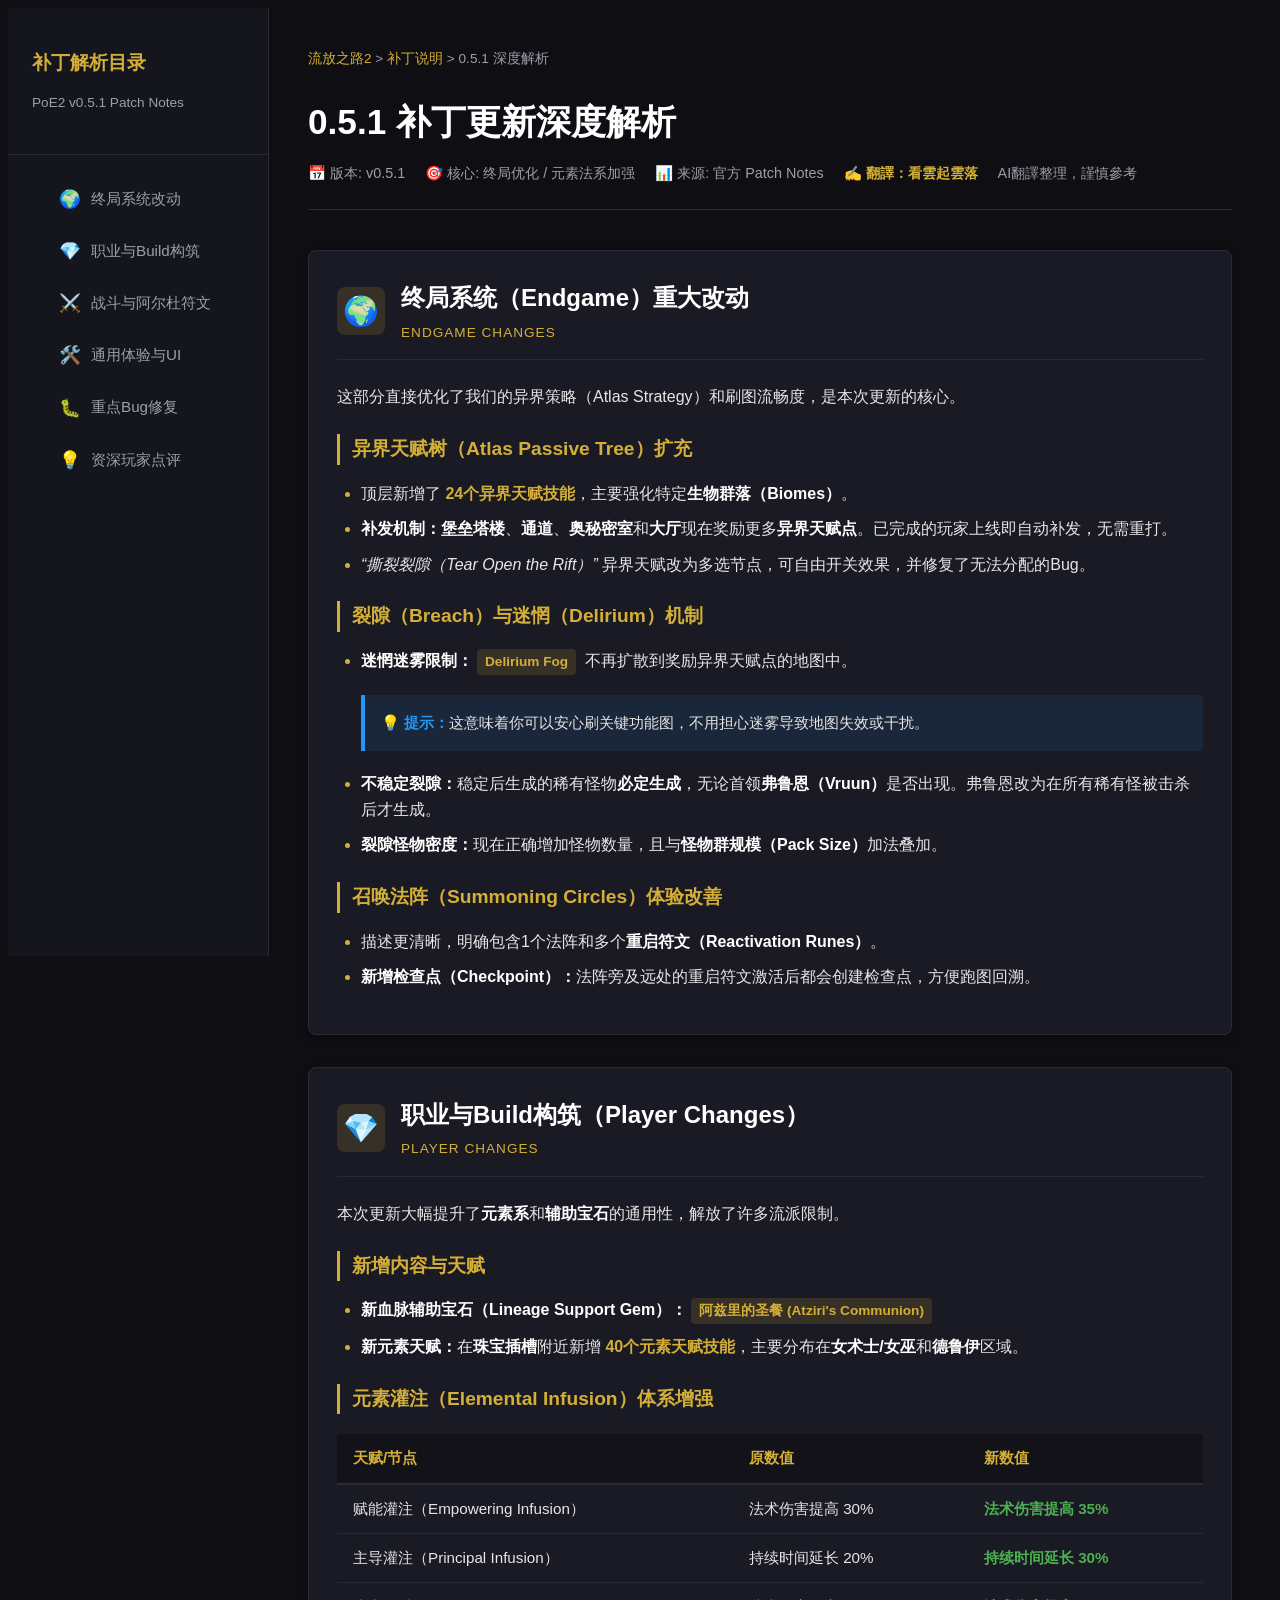
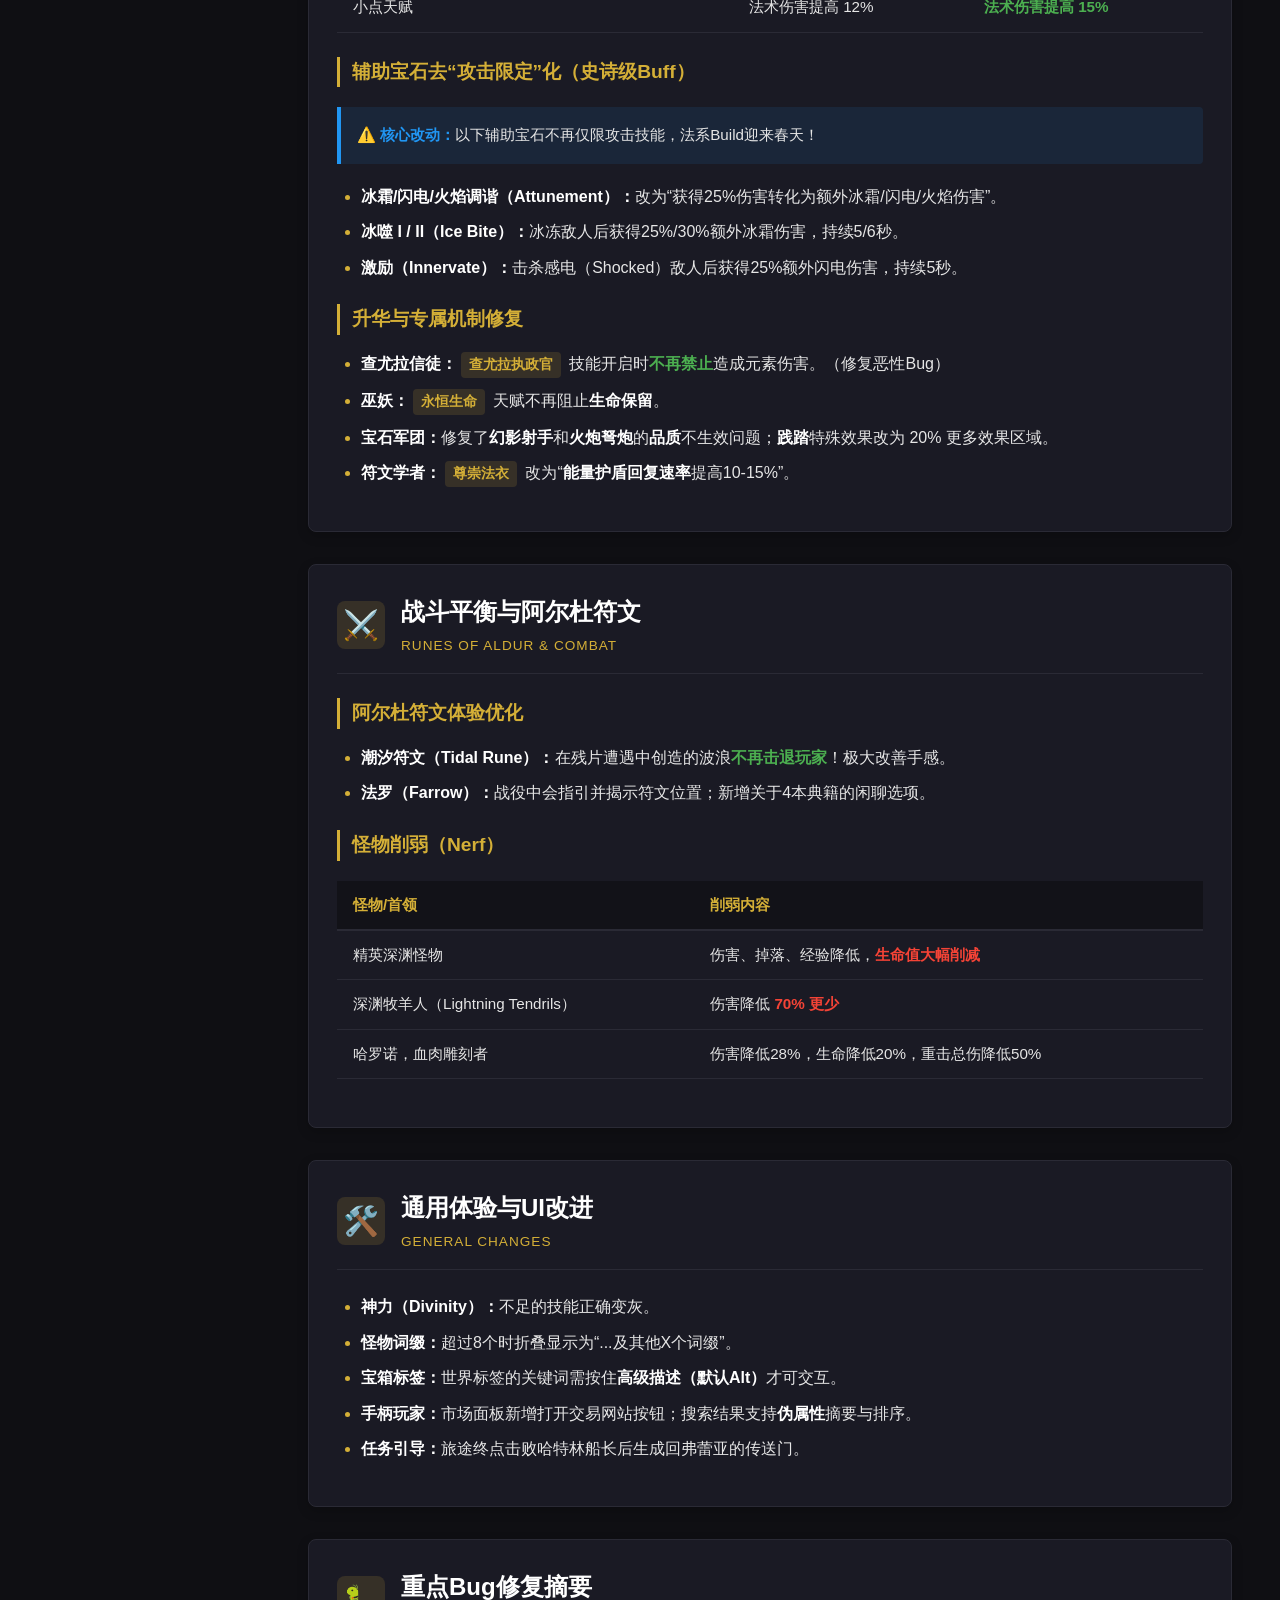
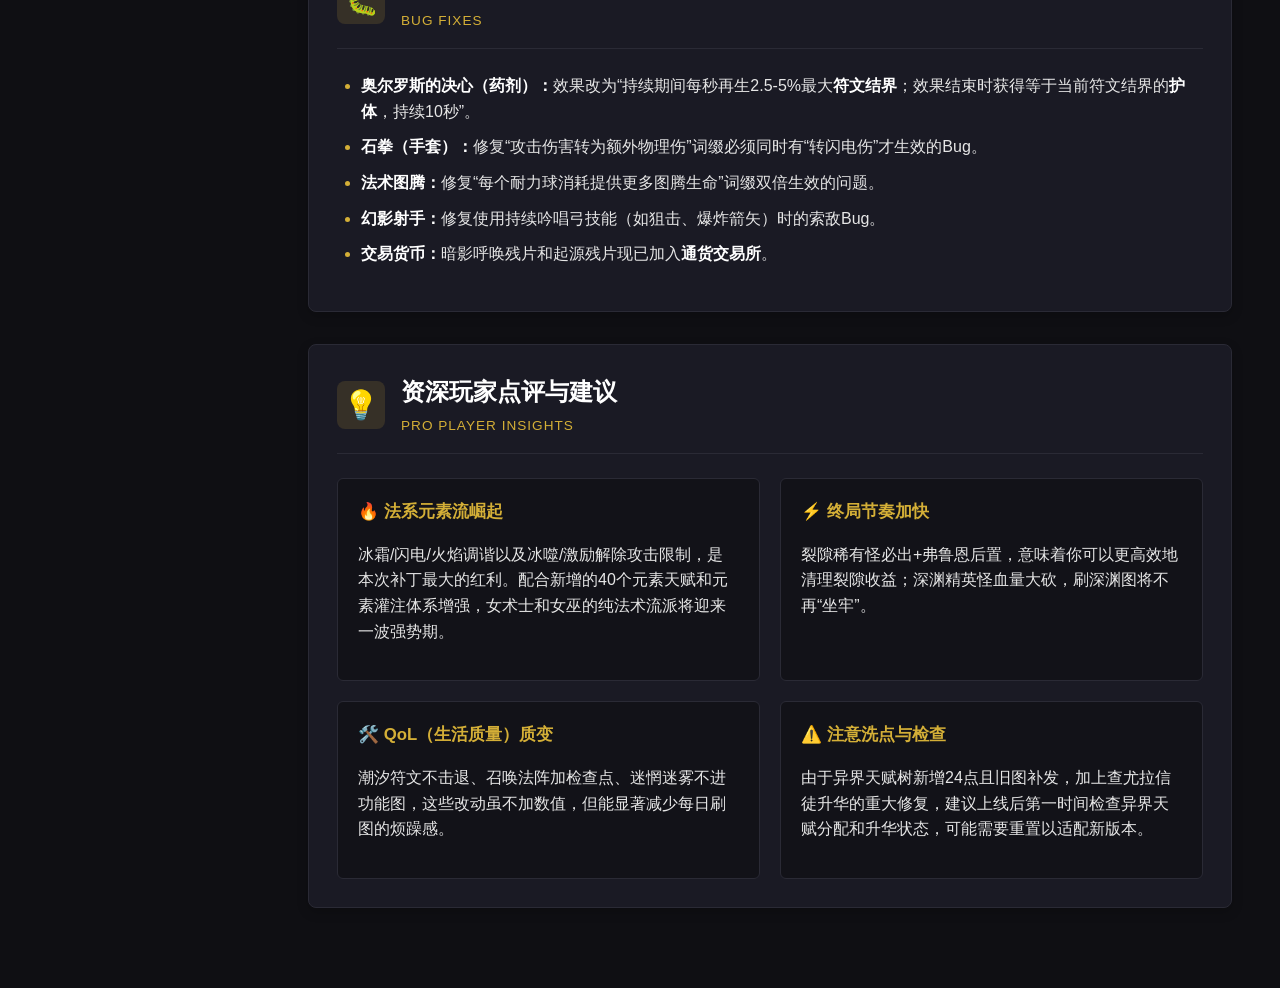
<file: games/pathofexile2/0.5.1 release notes.html>
<!DOCTYPE html>
<html lang="zh-CN">
<head>
    <meta charset="UTF-8">
    <meta name="viewport" content="width=device-width, initial-scale=1.0">
    <title>0.5.1 补丁更新深度解析 - 流放之路2</title>
    <style>
        :root {
            --bg-color: #0f0f13;
            --card-bg: #1a1a24;
            --sidebar-bg: #15151e;
            --primary-color: #d4af37; /* PoE 金色 */
            --secondary-color: #8a8a9c;
            --text-color: #e6e6e6;
            --text-muted: #9e9eab;
            --border-color: #2a2a35;
            --highlight-bg: #2d2415;
            --success-color: #4caf50;
            --danger-color: #f44336;
            --info-color: #2196f3;
        }

        {
            box-sizing: border-box;
            margin: 0;
            padding: 0;
        }

        body {
            font-family: -apple-system, BlinkMacSystemFont, "Segoe UI", Roboto, "Helvetica Neue", Arial, "PingFang SC", "Microsoft YaHei", sans-serif;
            background-color: var(--bg-color);
            color: var(--text-color);
            line-height: 1.6;
            display: flex;
            min-height: 100vh;
        }

        /* 侧边栏目录 */
        .sidebar {
            width: 260px;
            background-color: var(--sidebar-bg);
            border-right: 1px solid var(--border-color);
            padding: 24px 0;
            position: fixed;
            height: 100vh;
            overflow-y: auto;
            z-index: 10;
        }

        .sidebar-header {
            padding: 0 24px 24px;
            border-bottom: 1px solid var(--border-color);
            margin-bottom: 20px;
        }

        .sidebar-header h2 {
            font-size: 1.2rem;
            color: var(--primary-color);
            margin-bottom: 8px;
        }

        .sidebar-header p {
            font-size: 0.85rem;
            color: var(--text-muted);
        }

        .nav-list {
            list-style: none;
        }

        .nav-list li {
            margin-bottom: 4px;
        }

        .nav-list a {
            display: flex;
            align-items: center;
            padding: 10px 24px;
            color: var(--text-muted);
            text-decoration: none;
            font-size: 0.95rem;
            transition: all 0.2s;
            border-left: 3px solid transparent;
        }

        .nav-list a:hover, .nav-list a.active {
            background-color: rgba(212, 175, 55, 0.1);
            color: var(--primary-color);
            border-left-color: var(--primary-color);
        }

        .nav-icon {
            margin-right: 10px;
            font-size: 1.1rem;
        }

        /* 主内容区 */
        .main-content {
            margin-left: 260px;
            flex: 1;
            padding: 40px;
            max-width: 1000px;
        }

        .breadcrumb {
            font-size: 0.85rem;
            color: var(--text-muted);
            margin-bottom: 24px;
        }

        .breadcrumb a {
            color: var(--primary-color);
            text-decoration: none;
        }

        .page-header {
            margin-bottom: 40px;
            border-bottom: 1px solid var(--border-color);
            padding-bottom: 24px;
        }

        .page-header h1 {
            font-size: 2.2rem;
            color: #fff;
            margin-bottom: 12px;
            font-weight: 700;
        }

        .page-header .meta {
            display: flex;
            gap: 20px;
            font-size: 0.9rem;
            color: var(--text-muted);
        }

        .meta-item {
            display: flex;
            align-items: center;
            gap: 6px;
        }

        /* 卡片样式 */
        .card {
            background-color: var(--card-bg);
            border-radius: 8px;
            border: 1px solid var(--border-color);
            padding: 28px;
            margin-bottom: 32px;
            box-shadow: 0 4px 12px rgba(0,0,0,0.2);
        }

        .card-header {
            display: flex;
            align-items: center;
            margin-bottom: 24px;
            padding-bottom: 16px;
            border-bottom: 1px solid var(--border-color);
        }

        .card-icon {
            font-size: 1.8rem;
            margin-right: 16px;
            background: rgba(212, 175, 55, 0.15);
            width: 48px;
            height: 48px;
            display: flex;
            align-items: center;
            justify-content: center;
            border-radius: 8px;
        }

        .card-title {
            font-size: 1.5rem;
            color: #fff;
            font-weight: 600;
        }

        .card-subtitle {
            font-size: 0.85rem;
            color: var(--primary-color);
            text-transform: uppercase;
            letter-spacing: 1px;
            margin-top: 4px;
        }

        /* 内容排版 */
        h3 {
            font-size: 1.2rem;
            color: var(--primary-color);
            margin: 24px 0 16px;
            padding-left: 12px;
            border-left: 3px solid var(--primary-color);
        }

        h4 {
            font-size: 1.05rem;
            color: #fff;
            margin: 20px 0 12px;
        }

        p {
            margin-bottom: 16px;
            color: var(--text-color);
        }

        ul, ol {
            margin-bottom: 16px;
            padding-left: 24px;
        }

        li {
            margin-bottom: 10px;
            color: var(--text-color);
        }

        li::marker {
            color: var(--primary-color);
        }

        strong {
            color: #fff;
            font-weight: 600;
        }

        .highlight {
            color: var(--primary-color);
            font-weight: 600;
        }

        .tag {
            display: inline-block;
            background: rgba(212, 175, 55, 0.15);
            color: var(--primary-color);
            padding: 2px 8px;
            border-radius: 4px;
            font-size: 0.85rem;
            font-weight: 600;
            margin: 0 4px;
        }

        .buff {
            color: var(--success-color);
            font-weight: 600;
        }

        .nerf {
            color: var(--danger-color);
            font-weight: 600;
        }

        .note {
            background: rgba(33, 150, 243, 0.1);
            border-left: 4px solid var(--info-color);
            padding: 16px;
            margin: 20px 0;
            border-radius: 0 4px 4px 0;
            font-size: 0.95rem;
        }

        .note strong {
            color: var(--info-color);
        }

        /* 表格样式 */
        .table-wrapper {
            overflow-x: auto;
            margin: 20px 0;
        }

        table {
            width: 100%;
            border-collapse: collapse;
            font-size: 0.95rem;
        }

        th {
            background: #121218;
            color: var(--primary-color);
            text-align: left;
            padding: 12px 16px;
            border-bottom: 2px solid var(--border-color);
            font-weight: 600;
        }

        td {
            padding: 12px 16px;
            border-bottom: 1px solid var(--border-color);
            color: var(--text-color);
        }

        tr:hover td {
            background: rgba(255,255,255,0.03);
        }

        /* 点评区块 */
        .review-grid {
            display: grid;
            grid-template-columns: repeat(auto-fit, minmax(280px, 1fr));
            gap: 20px;
            margin-top: 20px;
        }

        .review-item {
            background: #121218;
            border: 1px solid var(--border-color);
            border-radius: 6px;
            padding: 20px;
        }

        .review-item h4 {
            margin-top: 0;
            color: var(--primary-color);
            display: flex;
            align-items: center;
            gap: 8px;
        }

        /* 响应式 */
        @media (max-width: 768px) {
            .sidebar {
                display: none;
            }
            .main-content {
                margin-left: 0;
                padding: 20px;
            }
        }
    </style>
</head>
<body>

    <!-- 侧边栏目录 -->
    <aside class="sidebar">
        <div class="sidebar-header">
            <h2>补丁解析目录</h2>
            <p>PoE2 v0.5.1 Patch Notes</p>
        </div>
        <ul class="nav-list">
            <li><a href="#endgame" class="active"><span class="nav-icon">🌍</span>终局系统改动</a></li>
            <li><a href="#player"><span class="nav-icon">💎</span>职业与Build构筑</a></li>
            <li><a href="#combat"><span class="nav-icon">⚔️</span>战斗与阿尔杜符文</a></li>
            <li><a href="#general"><span class="nav-icon">🛠️</span>通用体验与UI</a></li>
            <li><a href="#bugfix"><span class="nav-icon">🐛</span>重点Bug修复</a></li>
            <li><a href="#review"><span class="nav-icon">💡</span>资深玩家点评</a></li>
        </ul>
    </aside>

    <!-- 主内容区 -->
    <main class="main-content">
        <div class="breadcrumb">
            <a href="#">流放之路2</a> &gt; <a href="#">补丁说明</a> &gt; 0.5.1 深度解析
        </div>

        <header class="page-header">
            <h1>0.5.1 补丁更新深度解析</h1>
            <div class="meta">
                <div class="meta-item">📅 版本: v0.5.1</div>
                <div class="meta-item">🎯 核心: 终局优化 / 元素法系加强</div>
                <div class="meta-item">📊 来源: 官方 Patch Notes</div>
                <div class="meta-item" style="color: var(--primary-color); font-weight: 600;">✍️ 翻譯：看雲起雲落</div>
                <div class="meta-item">AI翻譯整理，謹慎參考</div>
            </div>
        </header>

        <!-- 终局系统 -->
        <section id="endgame" class="card">
            <div class="card-header">
                <div class="card-icon">🌍</div>
                <div>
                    <div class="card-title">终局系统（Endgame）重大改动</div>
                    <div class="card-subtitle">Endgame Changes</div>
                </div>
            </div>
            
            <p>这部分直接优化了我们的异界策略（Atlas Strategy）和刷图流畅度，是本次更新的核心。</p>

            <h3>异界天赋树（Atlas Passive Tree）扩充</h3>
            <ul>
                <li>顶层新增了 <span class="highlight">24个异界天赋技能</span>，主要强化特定<strong>生物群落（Biomes）</strong>。</li>
                <li><strong>补发机制：</strong><strong>堡垒塔楼</strong>、<strong>通道</strong>、<strong>奥秘密室</strong>和<strong>大厅</strong>现在奖励更多<strong>异界天赋点</strong>。已完成的玩家上线即自动补发，无需重打。</li>
                <li><em>“撕裂裂隙（Tear Open the Rift）”</em> 异界天赋改为多选节点，可自由开关效果，并修复了无法分配的Bug。</li>
            </ul>

            <h3>裂隙（Breach）与迷惘（Delirium）机制</h3>
            <ul>
                <li><strong>迷惘迷雾限制：</strong><span class="tag">Delirium Fog</span> 不再扩散到奖励异界天赋点的地图中。<div class="note"><strong>💡 提示：</strong>这意味着你可以安心刷关键功能图，不用担心迷雾导致地图失效或干扰。</div></li>
                <li><strong>不稳定裂隙：</strong>稳定后生成的稀有怪物<strong>必定生成</strong>，无论首领<strong>弗鲁恩（Vruun）</strong>是否出现。弗鲁恩改为在所有稀有怪被击杀后才生成。</li>
                <li><strong>裂隙怪物密度：</strong>现在正确增加怪物数量，且与<strong>怪物群规模（Pack Size）</strong>加法叠加。</li>
            </ul>

            <h3>召唤法阵（Summoning Circles）体验改善</h3>
            <ul>
                <li>描述更清晰，明确包含1个法阵和多个<strong>重启符文（Reactivation Runes）</strong>。</li>
                <li><strong>新增检查点（Checkpoint）：</strong>法阵旁及远处的重启符文激活后都会创建检查点，方便跑图回溯。</li>
            </ul>
        </section>

        <!-- 职业与构筑 -->
        <section id="player" class="card">
            <div class="card-header">
                <div class="card-icon">💎</div>
                <div>
                    <div class="card-title">职业与Build构筑（Player Changes）</div>
                    <div class="card-subtitle">Player Changes</div>
                </div>
            </div>

            <p>本次更新大幅提升了<strong>元素系</strong>和<strong>辅助宝石</strong>的通用性，解放了许多流派限制。</p>

            <h3>新增内容与天赋</h3>
            <ul>
                <li><strong>新血脉辅助宝石（Lineage Support Gem）：</strong><span class="tag">阿兹里的圣餐 (Atziri's Communion)</span></li>
                <li><strong>新元素天赋：</strong>在<strong>珠宝插槽</strong>附近新增 <span class="highlight">40个元素天赋技能</span>，主要分布在<strong>女术士/女巫</strong>和<strong>德鲁伊</strong>区域。</li>
            </ul>

            <h3>元素灌注（Elemental Infusion）体系增强</h3>
            <div class="table-wrapper">
                <table>
                    <thead>
                        <tr>
                            <th>天赋/节点</th>
                            <th>原数值</th>
                            <th>新数值</th>
                        </tr>
                    </thead>
                    <tbody>
                        <tr>
                            <td>赋能灌注（Empowering Infusion）</td>
                            <td>法术伤害提高 30%</td>
                            <td class="buff">法术伤害提高 35%</td>
                        </tr>
                        <tr>
                            <td>主导灌注（Principal Infusion）</td>
                            <td>持续时间延长 20%</td>
                            <td class="buff">持续时间延长 30%</td>
                        </tr>
                        <tr>
                            <td>小点天赋</td>
                            <td>法术伤害提高 12%</td>
                            <td class="buff">法术伤害提高 15%</td>
                        </tr>
                    </tbody>
                </table>
            </div>

            <h3>辅助宝石去“攻击限定”化（史诗级Buff）</h3>
            <div class="note">
                <strong>⚠️ 核心改动：</strong>以下辅助宝石不再仅限攻击技能，法系Build迎来春天！
            </div>
            <ul>
                <li><strong>冰霜/闪电/火焰调谐（Attunement）：</strong>改为“获得25%伤害转化为额外冰霜/闪电/火焰伤害”。</li>
                <li><strong>冰噬 I / II（Ice Bite）：</strong>冰冻敌人后获得25%/30%额外冰霜伤害，持续5/6秒。</li>
                <li><strong>激励（Innervate）：</strong>击杀感电（Shocked）敌人后获得25%额外闪电伤害，持续5秒。</li>
            </ul>

            <h3>升华与专属机制修复</h3>
            <ul>
                <li><strong>查尤拉信徒：</strong><span class="tag">查尤拉执政官</span> 技能开启时<span class="buff">不再禁止</span>造成元素伤害。（修复恶性Bug）</li>
                <li><strong>巫妖：</strong><span class="tag">永恒生命</span> 天赋不再阻止<strong>生命保留</strong>。</li>
                <li><strong>宝石军团：</strong>修复了<strong>幻影射手</strong>和<strong>火炮弩炮</strong>的<strong>品质</strong>不生效问题；<strong>践踏</strong>特殊效果改为 20% 更多效果区域。</li>
                <li><strong>符文学者：</strong><span class="tag">尊崇法衣</span> 改为“<strong>能量护盾回复速率</strong>提高10-15%”。</li>
            </ul>
        </section>

        <!-- 战斗与符文 -->
        <section id="combat" class="card">
            <div class="card-header">
                <div class="card-icon">⚔️</div>
                <div>
                    <div class="card-title">战斗平衡与阿尔杜符文</div>
                    <div class="card-subtitle">Runes of Aldur & Combat</div>
                </div>
            </div>

            <h3>阿尔杜符文体验优化</h3>
            <ul>
                <li><strong>潮汐符文（Tidal Rune）：</strong>在残片遭遇中创造的波浪<span class="buff">不再击退玩家</span>！极大改善手感。</li>
                <li><strong>法罗（Farrow）：</strong>战役中会指引并揭示符文位置；新增关于4本典籍的闲聊选项。</li>
            </ul>

            <h3>怪物削弱（Nerf）</h3>
            <div class="table-wrapper">
                <table>
                    <thead>
                        <tr>
                            <th>怪物/首领</th>
                            <th>削弱内容</th>
                        </tr>
                    </thead>
                    <tbody>
                        <tr>
                            <td>精英深渊怪物</td>
                            <td>伤害、掉落、经验降低，<span class="nerf">生命值大幅削减</span></td>
                        </tr>
                        <tr>
                            <td>深渊牧羊人（Lightning Tendrils）</td>
                            <td>伤害降低 <span class="nerf">70% 更少</span></td>
                        </tr>
                        <tr>
                            <td>哈罗诺，血肉雕刻者</td>
                            <td>伤害降低28%，生命降低20%，重击总伤降低50%</td>
                        </tr>
                    </tbody>
                </table>
            </div>
        </section>

        <!-- 通用体验 -->
        <section id="general" class="card">
            <div class="card-header">
                <div class="card-icon">🛠️</div>
                <div>
                    <div class="card-title">通用体验与UI改进</div>
                    <div class="card-subtitle">General Changes</div>
                </div>
            </div>
            <ul>
                <li><strong>神力（Divinity）：</strong>不足的技能正确变灰。</li>
                <li><strong>怪物词缀：</strong>超过8个时折叠显示为“...及其他X个词缀”。</li>
                <li><strong>宝箱标签：</strong>世界标签的关键词需按住<strong>高级描述（默认Alt）</strong>才可交互。</li>
                <li><strong>手柄玩家：</strong>市场面板新增打开交易网站按钮；搜索结果支持<strong>伪属性</strong>摘要与排序。</li>
                <li><strong>任务引导：</strong>旅途终点击败哈特林船长后生成回弗蕾亚的传送门。</li>
            </ul>
        </section>

        <!-- Bug修复 -->
        <section id="bugfix" class="card">
            <div class="card-header">
                <div class="card-icon">🐛</div>
                <div>
                    <div class="card-title">重点Bug修复摘要</div>
                    <div class="card-subtitle">Bug Fixes</div>
                </div>
            </div>
            <ul>
                <li><strong>奥尔罗斯的决心（药剂）：</strong>效果改为“持续期间每秒再生2.5-5%最大<strong>符文结界</strong>；效果结束时获得等于当前符文结界的<strong>护体</strong>，持续10秒”。</li>
                <li><strong>石拳（手套）：</strong>修复“攻击伤害转为额外物理伤”词缀必须同时有“转闪电伤”才生效的Bug。</li>
                <li><strong>法术图腾：</strong>修复“每个耐力球消耗提供更多图腾生命”词缀双倍生效的问题。</li>
                <li><strong>幻影射手：</strong>修复使用持续吟唱弓技能（如狙击、爆炸箭矢）时的索敌Bug。</li>
                <li><strong>交易货币：</strong>暗影呼唤残片和起源残片现已加入<strong>通货交易所</strong>。</li>
            </ul>
        </section>

        <!-- 资深点评 -->
        <section id="review" class="card">
            <div class="card-header">
                <div class="card-icon">💡</div>
                <div>
                    <div class="card-title">资深玩家点评与建议</div>
                    <div class="card-subtitle">Pro Player Insights</div>
                </div>
            </div>

            <div class="review-grid">
                <div class="review-item">
                    <h4>🔥 法系元素流崛起</h4>
                    <p>冰霜/闪电/火焰调谐以及冰噬/激励解除攻击限制，是本次补丁最大的红利。配合新增的40个元素天赋和元素灌注体系增强，女术士和女巫的纯法术流派将迎来一波强势期。</p>
                </div>
                <div class="review-item">
                    <h4>⚡ 终局节奏加快</h4>
                    <p>裂隙稀有怪必出+弗鲁恩后置，意味着你可以更高效地清理裂隙收益；深渊精英怪血量大砍，刷深渊图将不再“坐牢”。</p>
                </div>
                <div class="review-item">
                    <h4>🛠️ QoL（生活质量）质变</h4>
                    <p>潮汐符文不击退、召唤法阵加检查点、迷惘迷雾不进功能图，这些改动虽不加数值，但能显著减少每日刷图的烦躁感。</p>
                </div>
                <div class="review-item">
                    <h4>⚠️ 注意洗点与检查</h4>
                    <p>由于异界天赋树新增24点且旧图补发，加上查尤拉信徒升华的重大修复，建议上线后第一时间检查异界天赋分配和升华状态，可能需要重置以适配新版本。</p>
                </div>
            </div>
        </section>

    </main>

    <script>
        // 简单的滚动高亮逻辑
        const sections = document.querySelectorAll('section');
        const navLinks = document.querySelectorAll('.nav-list a');

        window.addEventListener('scroll', () => {
            let current = '';
            sections.forEach(section => {
                const sectionTop = section.offsetTop;
                if (pageYOffset >= sectionTop - 100) {
                    current = section.getAttribute('id');
                }
            });

            navLinks.forEach(link => {
                link.classList.remove('active');
                if (link.getAttribute('href').substring(1) === current) {
                    link.classList.add('active');
                }
            });
        });
    </script>
</body>
</html>
</file>
